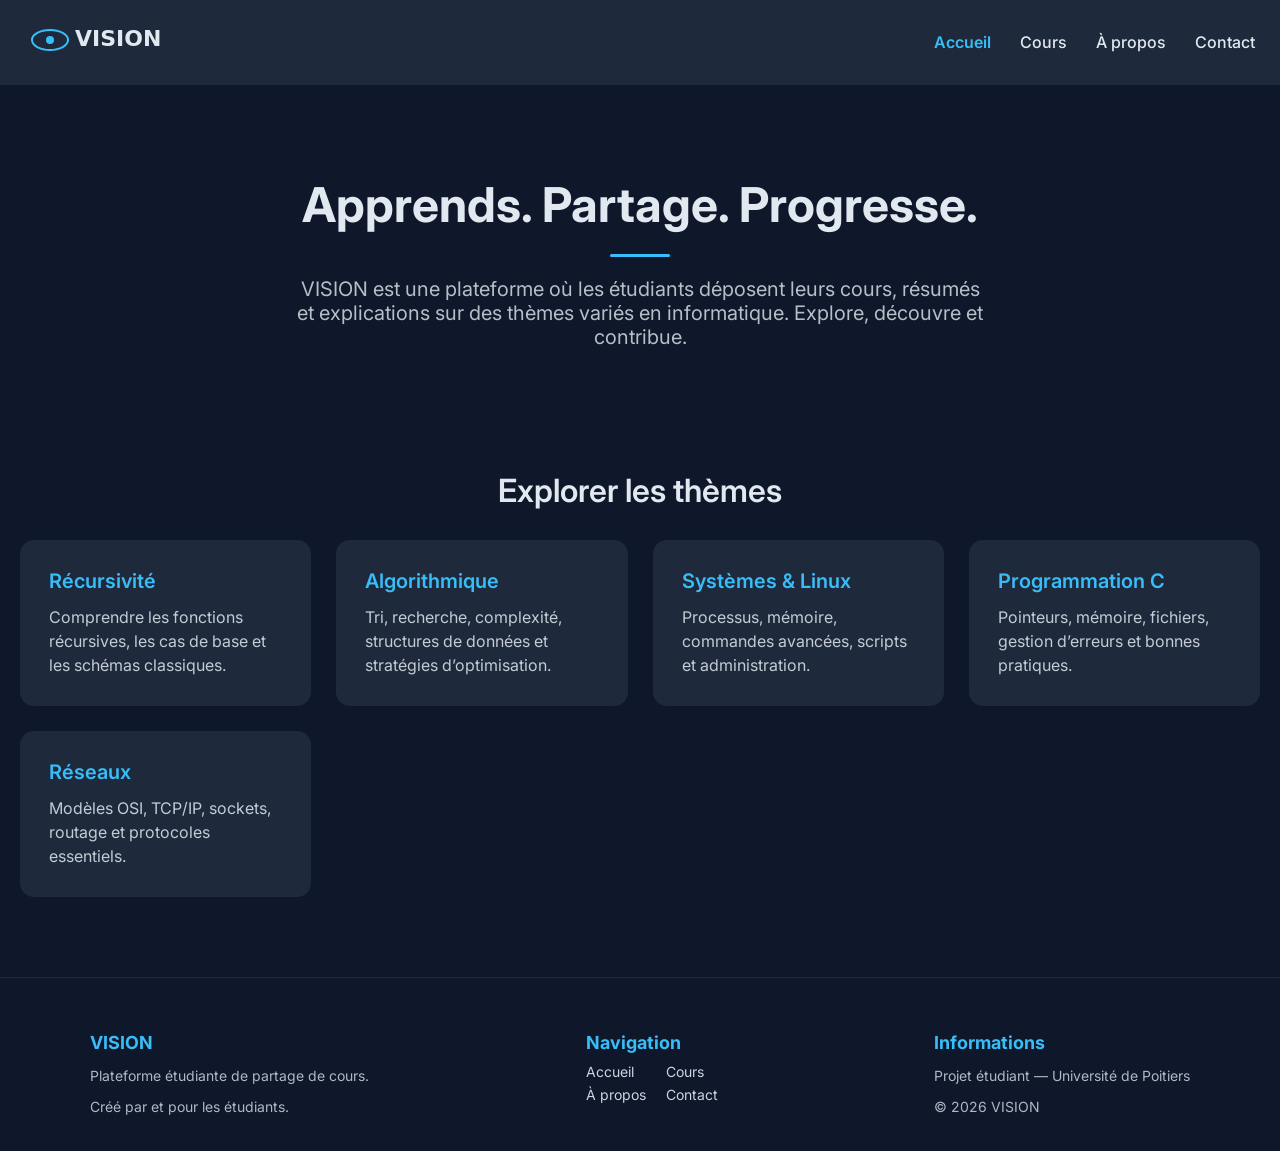
<file: index.html>
<!DOCTYPE html>
<html lang="fr">
<head>
    <meta charset="UTF-8">
    <meta name="viewport" content="width=device-width, initial-scale=1.0">
    <link rel="icon" type="image/x-icon" href="img/favicon.ico">
    <title>VISION – Plateforme de cours étudiants</title>

    <!-- Google Fonts -->
    <link href="https://fonts.googleapis.com/css2?family=Inter:wght@300;400;600;700&display=swap" rel="stylesheet">

    <!-- Fichier CSS externe -->
    <link rel="stylesheet" href="css/style.css">
</head>

<body>

    <header>
        <div class="logo">
            <img src="img/logo-vision.svg" alt="Logo VISION">
        </div>
        <nav>
            <a href="index.html" class="active">Accueil</a>
            <a href="cours.html">Cours</a>
            <a href="about.html">À propos</a>
            <a href="contact.html">Contact</a>
        </nav>
    </header>

    <section class="hero">
        <h2>Apprends. Partage. Progresse.</h2>
        <div class="separator"></div>
        <p>
            VISION est une plateforme où les étudiants déposent leurs cours, résumés et explications
            sur des thèmes variés en informatique. Explore, découvre et contribue.
        </p>
    </section>

    <section class="themes">
        <h3>Explorer les thèmes</h3>

        <div class="grid">
            <div class="card">
                <h4>Récursivité</h4>
                <p>Comprendre les fonctions récursives, les cas de base et les schémas classiques.</p>
            </div>

            <div class="card">
                <h4>Algorithmique</h4>
                <p>Tri, recherche, complexité, structures de données et stratégies d’optimisation.</p>
            </div>

            <div class="card">
                <h4>Systèmes & Linux</h4>
                <p>Processus, mémoire, commandes avancées, scripts et administration.</p>
            </div>

            <div class="card">
                <h4>Programmation C</h4>
                <p>Pointeurs, mémoire, fichiers, gestion d’erreurs et bonnes pratiques.</p>
            </div>

            <div class="card">
                <h4>Réseaux</h4>
                <p>Modèles OSI, TCP/IP, sockets, routage et protocoles essentiels.</p>
            </div>
        </div>
    </section>

    <footer>
        <div class="footer-content">
            <div class="footer-section">
                <h4>VISION</h4>
                <p>Plateforme étudiante de partage de cours.</p>
                <p>Créé par et pour les étudiants.</p>
            </div>

            <div class="footer-section">
                <h4>Navigation</h4>
                <div class="footer-nav-grid">
                    <a href="index.html">Accueil</a>
                    <a href="cours.html">Cours</a>
                    <a href="about.html">À propos</a>
                    <a href="contact.html">Contact</a>
                </div>
            </div>


            <div class="footer-section">
                <h4>Informations</h4>
                <p>Projet étudiant — Université de Poitiers</p>
                <p>© 2026 VISION</p>
            </div>
        </div>
    </footer>

</body>
</html>
</file>
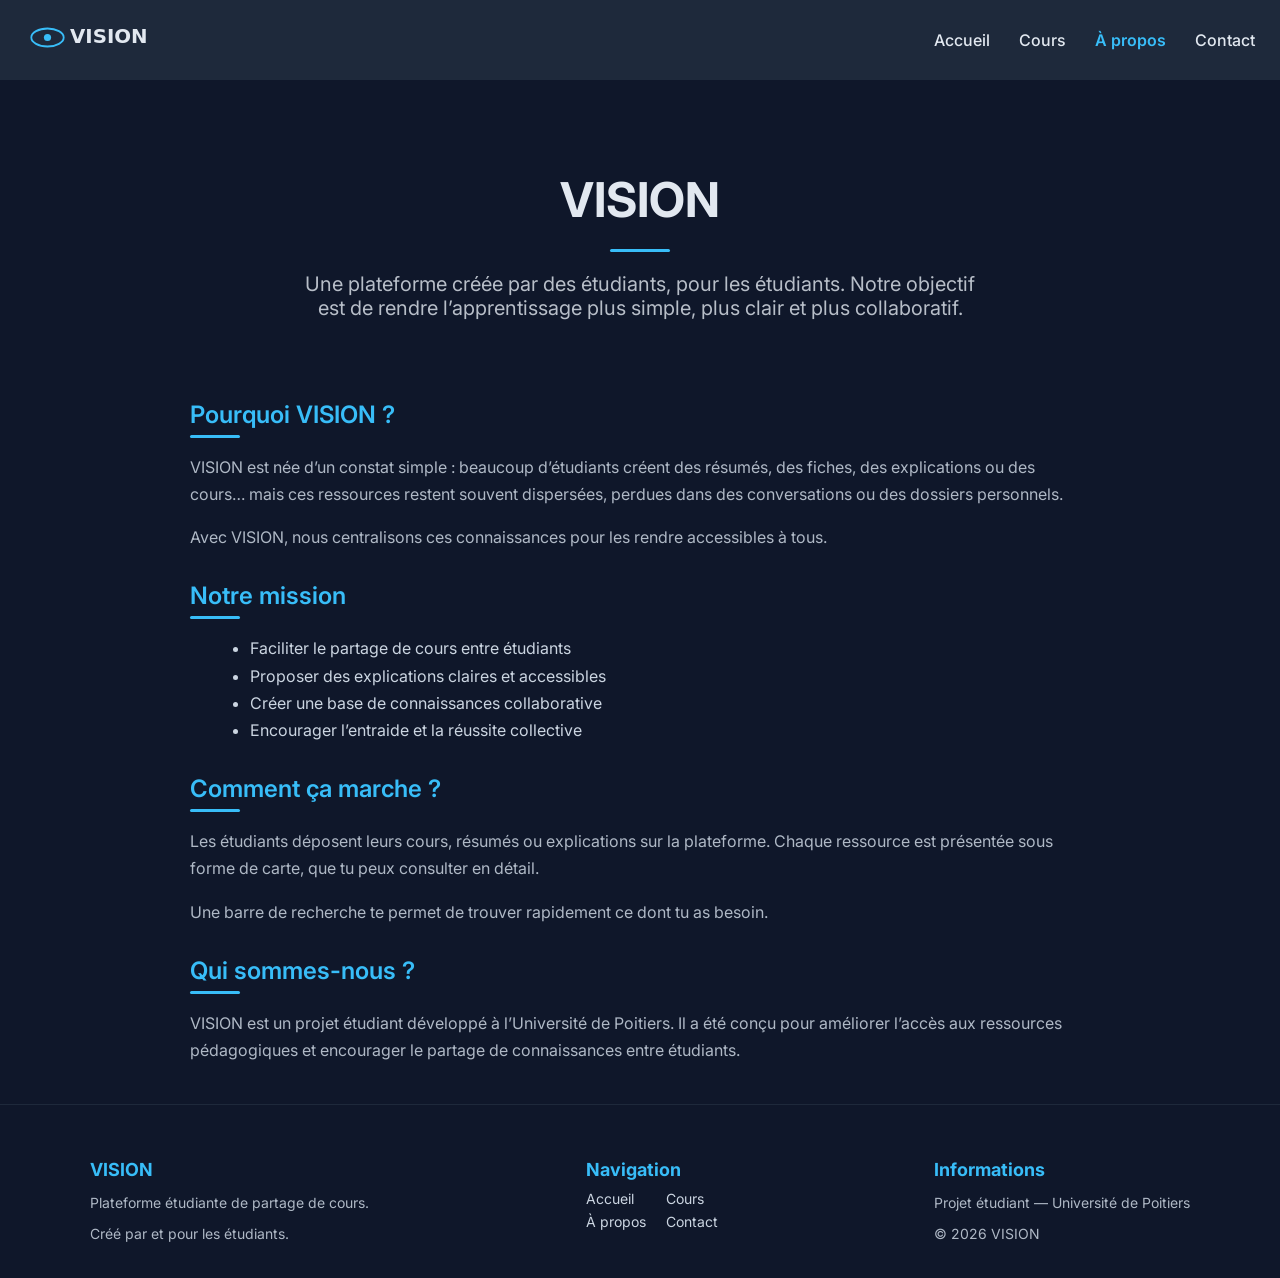
<file: about.html>
<!DOCTYPE html>
<html lang="fr">
<head>
    <meta charset="UTF-8">
    <meta name="viewport" content="width=device-width, initial-scale=1.0">
    <link rel="icon" type="image/x-icon" href="img/favicon.ico">
    <title>À propos – VISION</title>

    <link href="https://fonts.googleapis.com/css2?family=Inter:wght@300;400;600;700&display=swap" rel="stylesheet">
    <link rel="stylesheet" href="css/style.css">
</head>

<body>

    <header>
        <div class="logo">
            <img src="img/logo-vision.svg" alt="Logo VISION" height="45">
        </div>
        <nav>
            <a href="index.html">Accueil</a>
            <a href="cours.html">Cours</a>
            <a href="about.html" class="active">À propos</a>
            <a href="contact.html">Contact</a>
        </nav>
    </header>

    <section class="hero">
        <h2>VISION</h2>
        <div class="separator"></div>
        <p>
            Une plateforme créée par des étudiants, pour les étudiants.  
            Notre objectif est de rendre l’apprentissage plus simple, plus clair et plus collaboratif.
        </p>
    </section>

    <section class="about-section">
        <h3>Pourquoi VISION ?</h3>
        <p>
            VISION est née d’un constat simple : beaucoup d’étudiants créent des résumés, des fiches,
            des explications ou des cours… mais ces ressources restent souvent dispersées, perdues
            dans des conversations ou des dossiers personnels.
        </p>
        <p>
            Avec VISION, nous centralisons ces connaissances pour les rendre accessibles à tous.
        </p>
    </section>

    <section class="about-section">
        <h3>Notre mission</h3>
        <ul>
            <li>Faciliter le partage de cours entre étudiants</li>
            <li>Proposer des explications claires et accessibles</li>
            <li>Créer une base de connaissances collaborative</li>
            <li>Encourager l’entraide et la réussite collective</li>
        </ul>
    </section>

    <section class="about-section">
        <h3>Comment ça marche ?</h3>
        <p>
            Les étudiants déposent leurs cours, résumés ou explications sur la plateforme.
            Chaque ressource est présentée sous forme de carte, que tu peux consulter en détail.
        </p>
        <p>
            Une barre de recherche te permet de trouver rapidement ce dont tu as besoin.
        </p>
    </section>

    <section class="about-section">
        <h3>Qui sommes-nous ?</h3>
        <p>
            VISION est un projet étudiant développé à l’Université de Poitiers.
            Il a été conçu pour améliorer l’accès aux ressources pédagogiques
            et encourager le partage de connaissances entre étudiants.
        </p>
    </section>

    <footer>
        <div class="footer-content">
            <div class="footer-section">
                <h4>VISION</h4>
                <p>Plateforme étudiante de partage de cours.</p>
                <p>Créé par et pour les étudiants.</p>
            </div>

            <div class="footer-section">
                <h4>Navigation</h4>
                <div class="footer-nav-grid">
                    <a href="index.html">Accueil</a>
                    <a href="cours.html">Cours</a>
                    <a href="about.html">À propos</a>
                    <a href="contact.html">Contact</a>
                </div>
            </div>

            <div class="footer-section">
                <h4>Informations</h4>
                <p>Projet étudiant — Université de Poitiers</p>
                <p>© 2026 VISION</p>
            </div>
        </div>
    </footer>

</body>
</html>
</file>
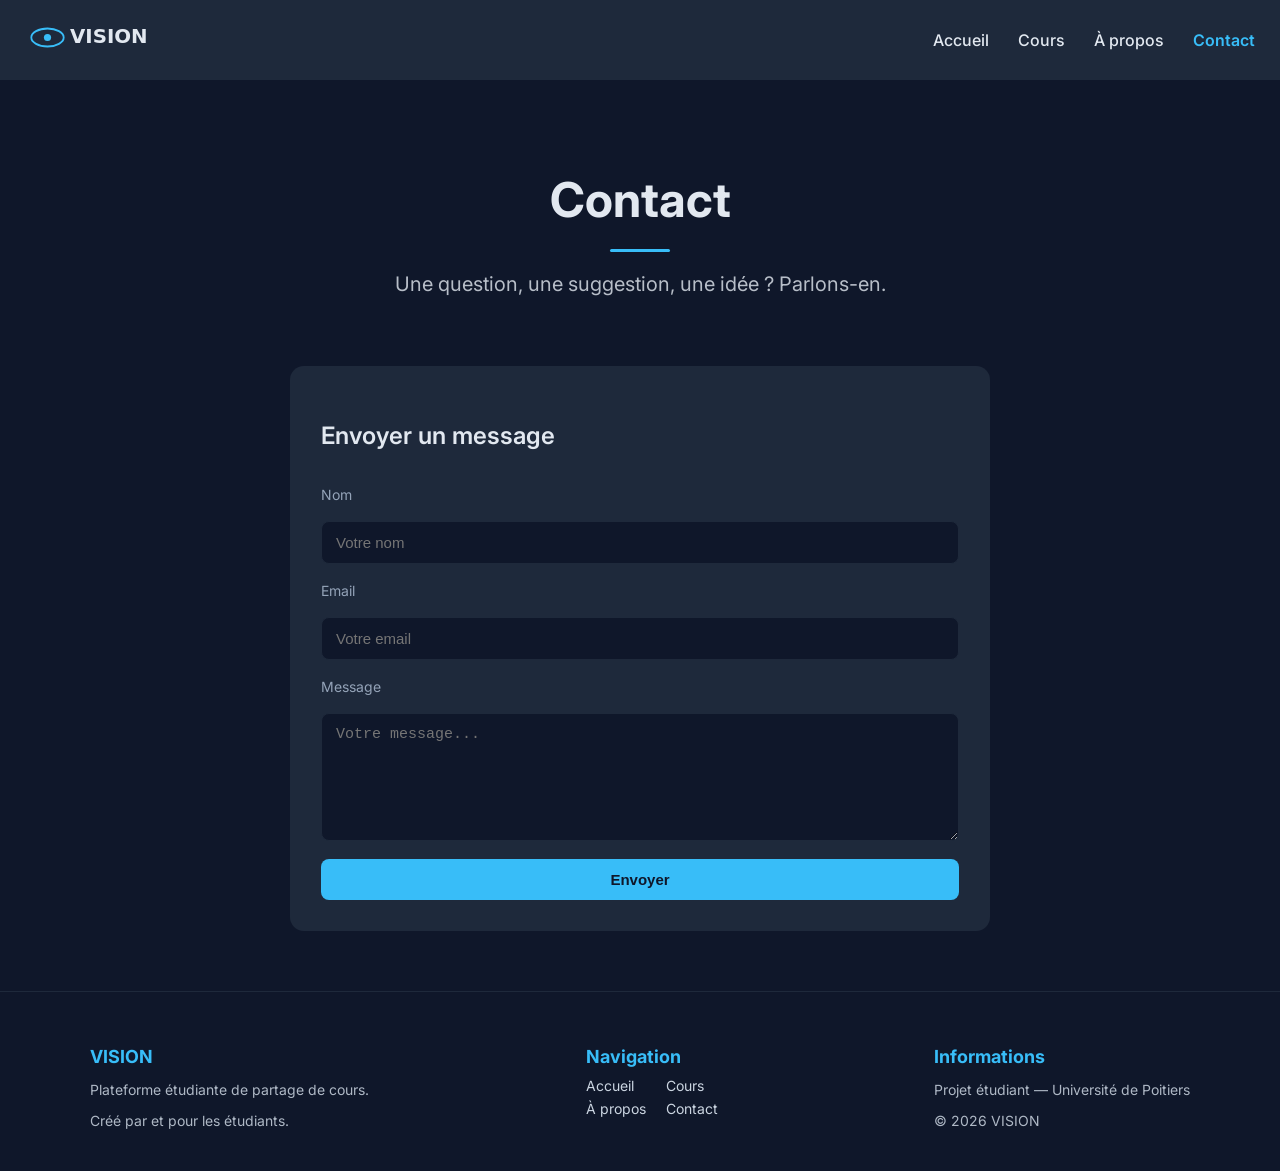
<file: contact.html>
<!DOCTYPE html>
<html lang="fr">
<head>
    <meta charset="UTF-8">
    <meta name="viewport" content="width=device-width, initial-scale=1.0">
    <link rel="icon" type="image/x-icon" href="img/favicon.ico">
    <title>Contact – VISION</title>

    <link href="https://fonts.googleapis.com/css2?family=Inter:wght@300;400;600;700&display=swap" rel="stylesheet">
    <link rel="stylesheet" href="css/style.css">
</head>

<body>

    <header>
        <div class="logo">
            <img src="img/logo-vision.svg" alt="Logo VISION" height="45">
        </div>
        <nav>
            <a href="index.html">Accueil</a>
            <a href="cours.html">Cours</a>
            <a href="about.html">À propos</a>
            <a href="contact.html" class="active">Contact</a>
        </nav>
    </header>

    <section class="hero">
        <h2>Contact</h2>
        <div class="separator"></div>
        <p style="opacity:0.8;">Une question, une suggestion, une idée ? Parlons-en.</p>
    </section>

    <section style="max-width: 700px; margin: auto; padding: 20px;">

        <div class="card" style="padding: 30px;">
            <h3>Envoyer un message</h3>

            <form class="contact-form">
                <label>Nom</label>
                <input type="text" placeholder="Votre nom" required>

                <label>Email</label>
                <input type="email" placeholder="Votre email" required>

                <label>Message</label>
                <textarea rows="6" placeholder="Votre message..." required></textarea>

                <button type="submit">Envoyer</button>
            </form>
        </div>

    </section>

    <footer>
        <div class="footer-content">
            <div class="footer-section">
                <h4>VISION</h4>
                <p>Plateforme étudiante de partage de cours.</p>
                <p>Créé par et pour les étudiants.</p>
            </div>

            <div class="footer-section">
                <h4>Navigation</h4>
                <div class="footer-nav-grid">
                    <a href="index.html">Accueil</a>
                    <a href="cours.html">Cours</a>
                    <a href="about.html">À propos</a>
                    <a href="contact.html">Contact</a>
                </div>
            </div>

            <div class="footer-section">
                <h4>Informations</h4>
                <p>Projet étudiant — Université de Poitiers</p>
                <p>© 2026 VISION</p>
            </div>
        </div>
    </footer>

</body>
</html>
</file>
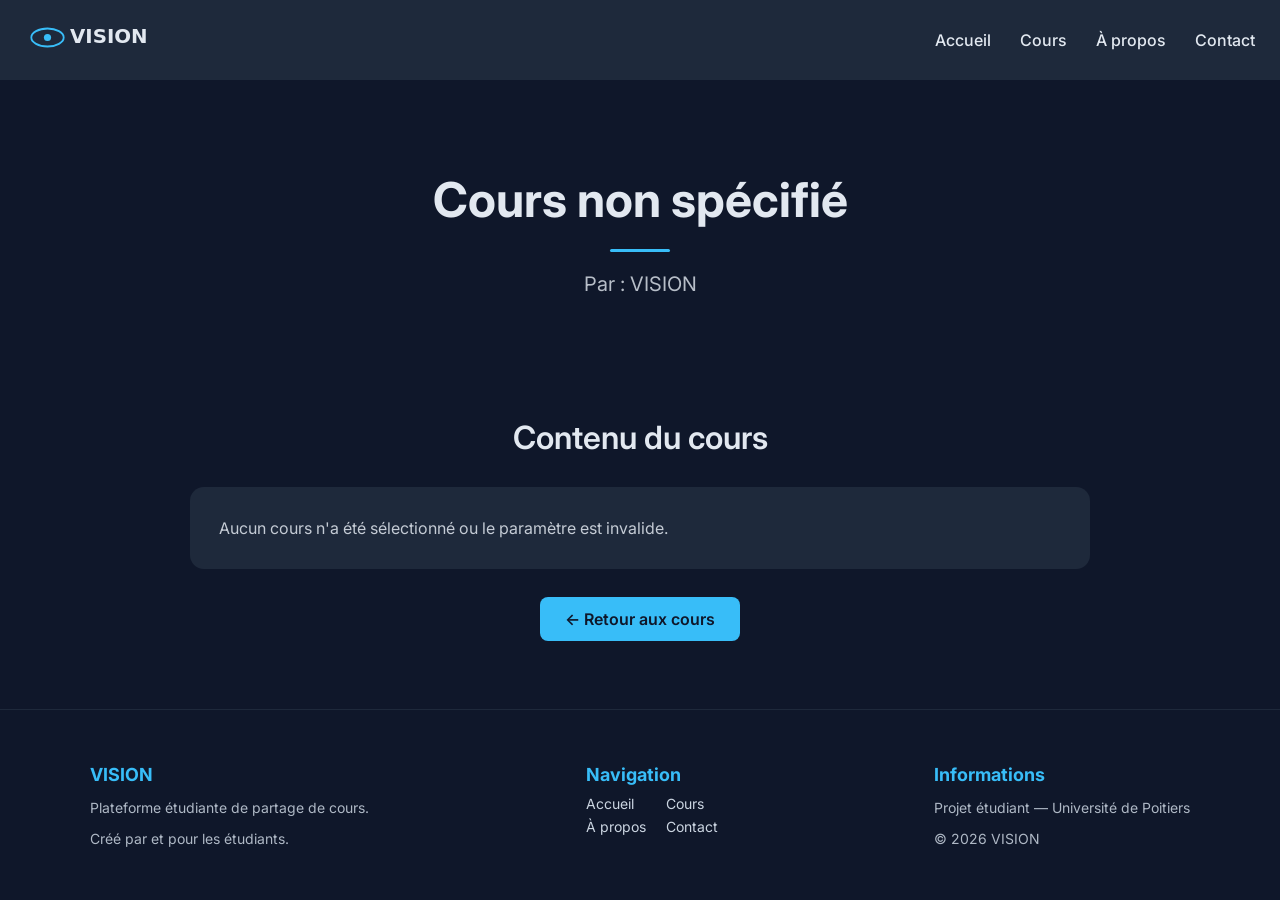
<file: cours-detail.html>
<!DOCTYPE html>
<html lang="fr">
<head>
    <meta charset="UTF-8">
    <meta name="viewport" content="width=device-width, initial-scale=1.0">
    <link rel="icon" type="image/x-icon" href="img/favicon.ico">
    <title>Détail du cours – VISION</title>

    <link href="https://fonts.googleapis.com/css2?family=Inter:wght@300;400;600;700&display=swap" rel="stylesheet">
    <link rel="stylesheet" href="css/style.css">
</head>

<body>

    <header>
        <div class="logo">
            <img src="img/logo-vision.svg" alt="Logo VISION" height="45">
        </div>
        <nav>
            <a href="index.html">Accueil</a>
            <a href="cours.html">Cours</a>
            <a href="about.html">À propos</a>
            <a href="contact.html">Contact</a>
        </nav>
    </header>

    <section class="hero">
        <h2 id="titre-cours">Chargement du cours...</h2>
        <div class="separator"></div>
        <p id="meta-cours" style="opacity:0.8;">
            Par : VISION
        </p>
    </section>

    <section class="themes" style="max-width: 900px; margin: auto;">

        <h3>Contenu du cours</h3>

        <div class="card" id="contenu-cours" style="cursor: default;">
            Chargement du contenu...
        </div>

        <div style="text-align:center; margin-top:40px;">
            <a href="cours.html"
               style="padding:12px 25px; background:#38bdf8; color:#0f172a; border-radius:8px; text-decoration:none; font-weight:600;">
                ← Retour aux cours
            </a>
        </div>

    </section>

   <footer>
        <div class="footer-content">
            <div class="footer-section">
                <h4>VISION</h4>
                <p>Plateforme étudiante de partage de cours.</p>
                <p>Créé par et pour les étudiants.</p>
            </div>

            <div class="footer-section">
                <h4>Navigation</h4>
                <div class="footer-nav-grid">
                    <a href="index.html">Accueil</a>
                    <a href="cours.html">Cours</a>
                    <a href="about.html">À propos</a>
                    <a href="contact.html">Contact</a>
                </div>
            </div>


            <div class="footer-section">
                <h4>Informations</h4>
                <p>Projet étudiant — Université de Poitiers</p>
                <p>© 2026 VISION</p>
            </div>
        </div>
    </footer>

    <script src="js/cours-details.js"></script>

</body>
</html>
</file>
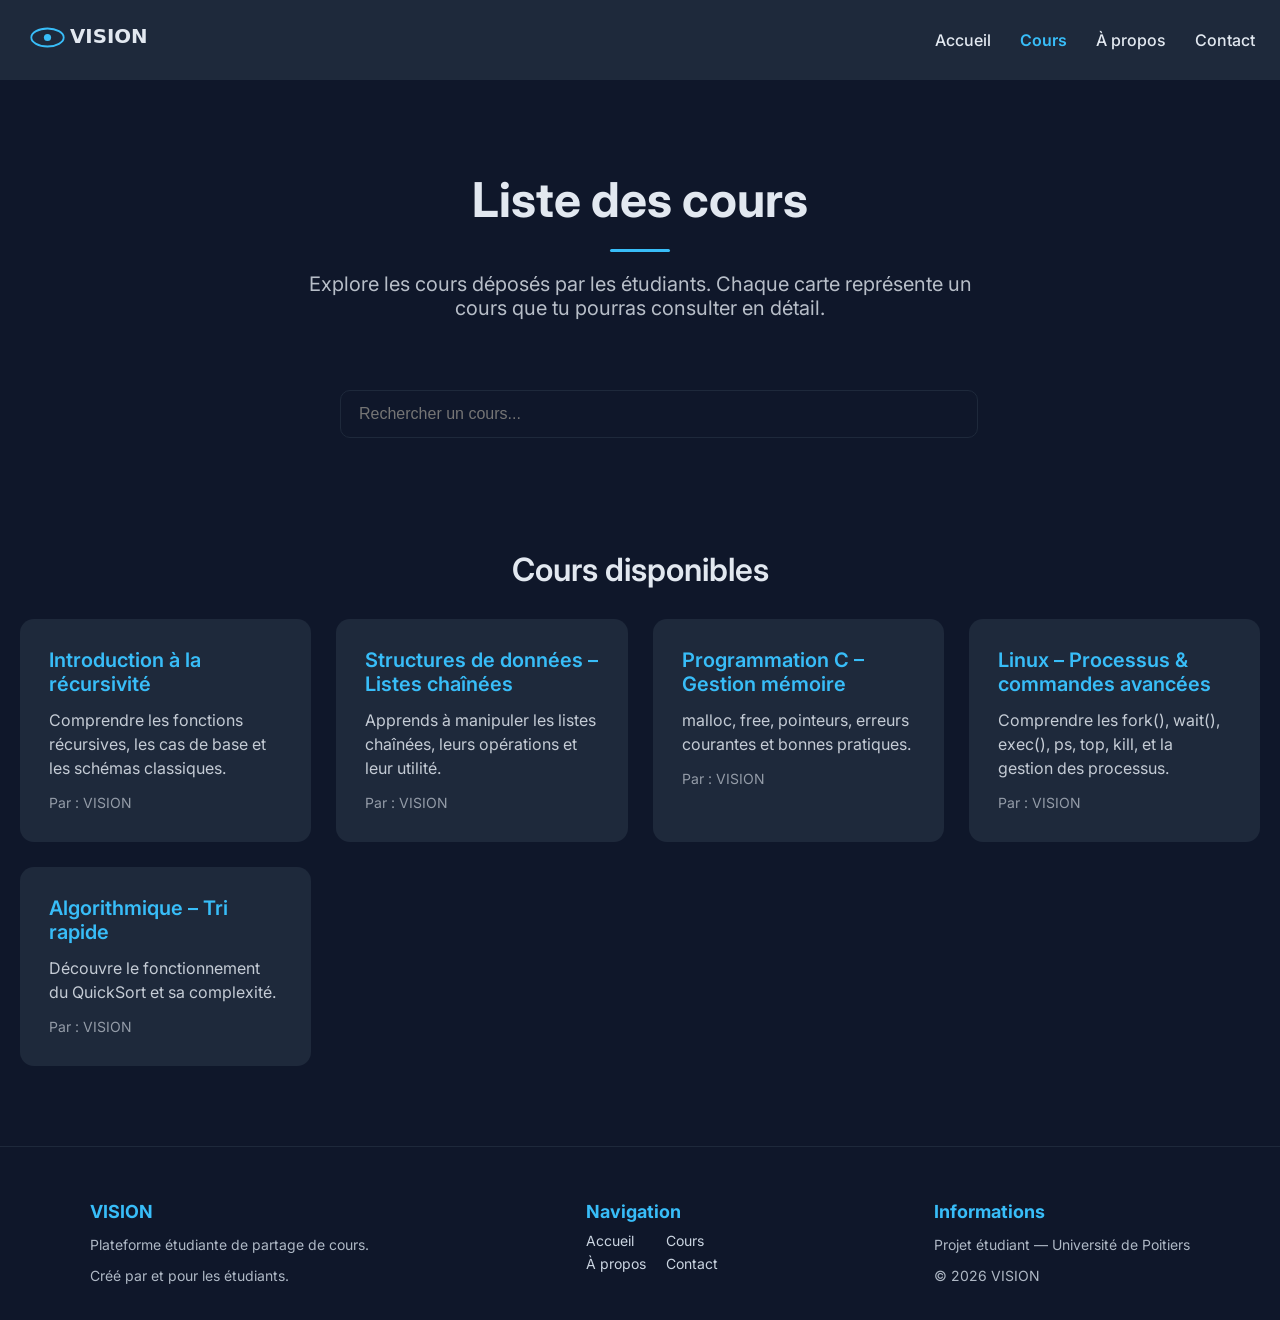
<file: cours.html>
<!DOCTYPE html>
<html lang="fr">
<head>
    <meta charset="UTF-8">
    <meta name="viewport" content="width=device-width, initial-scale=1.0">
    <link rel="icon" type="image/x-icon" href="img/favicon.ico">
    <title>Cours – VISION</title>

    <link href="https://fonts.googleapis.com/css2?family=Inter:wght@300;400;600;700&display=swap" rel="stylesheet">
    <link rel="stylesheet" href="css/style.css">
</head>
<body>

    <header>
        <div class="logo">
            <img src="img/logo-vision.svg" alt="Logo VISION" height="45">
        </div>
        <nav>
            <a href="index.html">Accueil</a>
            <a href="cours.html" class="active">Cours</a>
            <a href="about.html">À propos</a>
            <a href="contact.html">Contact</a>
        </nav>
    </header>

    <section class="hero">
        <h2>Liste des cours</h2>
        <div class="separator"></div>
        <p>
            Explore les cours déposés par les étudiants.  
            Chaque carte représente un cours que tu pourras consulter en détail.
        </p>
    </section>
    <div class="search-container">
        <input type="text" id="search-input" placeholder="Rechercher un cours...">
    </div>
    <section class="themes">
        <h3>Cours disponibles</h3>

        <div class="grid">
            <a href="cours-detail.html?cours=recursivite" class="card" style="text-decoration:none; color:inherit;">
                <h4>Introduction à la récursivité</h4>
                <p>Comprendre les fonctions récursives, les cas de base et les schémas classiques.</p>
                <p style="opacity:0.6; font-size:14px;">Par : VISION</p>
            </a>

            <a href="cours-detail.html?cours=listes" class="card" style="text-decoration:none; color:inherit;">
                <h4>Structures de données – Listes chaînées</h4>
                <p>Apprends à manipuler les listes chaînées, leurs opérations et leur utilité.</p>
                <p style="opacity:0.6; font-size:14px;">Par : VISION</p>
            </a>

            <a href="cours-detail.html?cours=c-memoire" class="card" style="text-decoration:none; color:inherit;">
                <h4>Programmation C – Gestion mémoire</h4>
                <p>malloc, free, pointeurs, erreurs courantes et bonnes pratiques.</p>
                <p style="opacity:0.6; font-size:14px;">Par : VISION</p>
            </a>

            <a href="cours-detail.html?cours=linux" class="card" style="text-decoration:none; color:inherit;">
                <h4>Linux – Processus & commandes avancées</h4>
                <p>Comprendre les fork(), wait(), exec(), ps, top, kill, et la gestion des processus.</p>
                <p style="opacity:0.6; font-size:14px;">Par : VISION</p>
            </a>

            <a href="cours-detail.html?cours=quicksort" class="card" style="text-decoration:none; color:inherit;">
                <h4>Algorithmique – Tri rapide</h4>
                <p>Découvre le fonctionnement du QuickSort et sa complexité.</p>
                <p style="opacity:0.6; font-size:14px;">Par : VISION</p>
            </a>
        </div>
    </section>

    <footer>
        <div class="footer-content">
            <div class="footer-section">
                <h4>VISION</h4>
                <p>Plateforme étudiante de partage de cours.</p>
                <p>Créé par et pour les étudiants.</p>
            </div>

            <div class="footer-section">
                <h4>Navigation</h4>
                <div class="footer-nav-grid">
                    <a href="index.html">Accueil</a>
                    <a href="cours.html">Cours</a>
                    <a href="about.html">À propos</a>
                    <a href="contact.html">Contact</a>
                </div>
            </div>


            <div class="footer-section">
                <h4>Informations</h4>
                <p>Projet étudiant — Université de Poitiers</p>
                <p>© 2026 VISION</p>
            </div>
        </div>
    </footer>
    <script src="js/search.js"></script>
</body>
</html>
</file>
<file: css/style.css>
/* ===========================
   BASE
=========================== */

body {
    margin: 0;
    font-family: 'Inter', sans-serif;
    background-color: #0f172a;
    color: #e2e8f0;
}

h2 {
    font-size: 36px;
    font-weight: 700;
}

h3 {
    font-size: 24px;
    font-weight: 600;
}

p {
    font-size: 16px;
    opacity: 0.85;
}

section {
    padding: 40px 20px;
}

/* ===========================
   HEADER
=========================== */

header {
    display: flex;
    justify-content: space-between;
    align-items: center;
    padding: 15px 25px;
    border-bottom: 1px solid #1e293b;
    background-color: #1e293b;
    position: sticky;
    top: 0;
    z-index: 10;
}

header h1 {
    margin: 0;
    font-size: 28px;
    font-weight: 700;
    color: #38bdf8;
}

nav a {
    margin-left: 25px;
    text-decoration: none;
    color: #e2e8f0;
    font-weight: 500;
}

nav a.active {
    color: #38bdf8;
    font-weight: 600;
}

nav a:hover {
    color: #38bdf8;
}

/* ===========================
   HERO
=========================== */

.hero {
    text-align: center;
    padding: 50px 20px;
}

.hero h2 {
    font-size: 48px;
    margin-bottom: 20px;
    font-weight: 700;
}

.hero p {
    font-size: 20px;
    max-width: 700px;
    margin: auto;
    opacity: 0.8;
}

/* ===========================
   THEMES / GRID
=========================== */

.themes {
    padding: 40px 20px;
}

.themes h3 {
    font-size: 32px;
    margin-bottom: 30px;
    text-align: center;
}

.grid {
    display: grid;
    grid-template-columns: repeat(auto-fit, minmax(250px, 1fr));
    gap: 25px;
}

/* ===========================
   CARDS
=========================== */

.card {
    background-color: #1e293b;
    padding: 28px;
    border-radius: 14px;
    transition: 0.25s ease;
    cursor: pointer;
    border: 1px solid transparent;
    display: flex;
    flex-direction: column;
    gap: 12px;
}

.card:hover {
    transform: translateY(-4px);
    background-color: #334155;
    border-color: #38bdf8;
    box-shadow: 0 6px 24px rgba(0,0,0,0.35);
}

.card h4 {
    margin: 0;
    font-size: 20px;
    color: #38bdf8;
    font-weight: 600;
}

.card p {
    margin: 0;
    opacity: 0.85;
    line-height: 1.5;
}

.card-author {
    margin-top: auto;
    font-size: 14px;
    opacity: 0.6;
}

/* ===========================
   FOOTER
=========================== */

footer {
    background: #0f172a;
    padding: 30px 20px;
    margin-top: 40px;
    border-top: 1px solid #1e293b;
}

.footer-content {
    max-width: 1100px;
    margin: auto;
    display: flex;
    justify-content: space-between;
    flex-wrap: wrap;
    gap: 40px;
}

.footer-section h4 {
    margin-bottom: 10px;
    font-size: 18px;
    color: #38bdf8;
}

.footer-section p,
.footer-section a {
    color: #cbd5e1;
    font-size: 14px;
    text-decoration: none;
    display: block;
    margin-bottom: 6px;
}

.footer-section a:hover {
    color: #38bdf8;
}

.footer-nav-grid {
    display: grid;
    grid-template-columns: repeat(2, auto);
    gap: 6px 20px;
}

.footer-nav-grid a {
    margin: 0;
}

/* ===========================
   CONTACT FORM
=========================== */

.contact-form {
    display: flex;
    flex-direction: column;
    gap: 18px;
}

.contact-form label {
    font-size: 14px;
    color: #94a3b8;
}

.contact-form input,
.contact-form textarea {
    background: #0f172a;
    border: 1px solid #1e293b;
    padding: 12px 14px;
    border-radius: 8px;
    color: #e2e8f0;
    font-size: 15px;
    transition: 0.2s;
}

.contact-form input:focus,
.contact-form textarea:focus {
    border-color: #38bdf8;
    box-shadow: 0 0 0 2px rgba(56, 189, 248, 0.3);
    outline: none;
}

.contact-form button {
    background: #38bdf8;
    color: #0f172a;
    padding: 12px;
    border: none;
    border-radius: 8px;
    font-weight: 600;
    cursor: pointer;
    transition: 0.2s;
    font-size: 15px;
}

.contact-form button:hover {
    background: #0ea5e9;
}

/* ===========================
   SEARCH BAR
=========================== */

.search-container {
    max-width: 600px;
    margin: 20px auto 40px auto;
}

#search-input {
    width: 100%;
    padding: 14px 18px;
    background: #0f172a;
    border: 1px solid #1e293b;
    border-radius: 10px;
    color: #e2e8f0;
    font-size: 16px;
    transition: 0.2s;
}

#search-input:focus {
    border-color: #38bdf8;
    box-shadow: 0 0 0 2px rgba(56, 189, 248, 0.3);
    outline: none;
}

/* ===========================
   ABOUT PAGE
=========================== */

.about-section {
    max-width: 900px;
    margin: 30px auto;
    padding: 0 20px;
}

.about-section h3 {
    font-size: 24px;
    margin-bottom: 10px;
    color: #38bdf8;
}

.about-section h3::after {
    content: "";
    display: block;
    width: 50px;
    height: 3px;
    background: #38bdf8;
    margin-top: 6px;
    border-radius: 3px;
}

.about-section p,
.about-section ul {
    color: #cbd5e1;
    line-height: 1.7;
}

.about-section ul {
    margin-left: 20px;
}

/* ===========================
   SEPARATOR
=========================== */

.separator {
    width: 60px;
    height: 3px;
    background: #38bdf8;
    margin: 10px auto 20px auto;
    border-radius: 3px;
}
</file>
